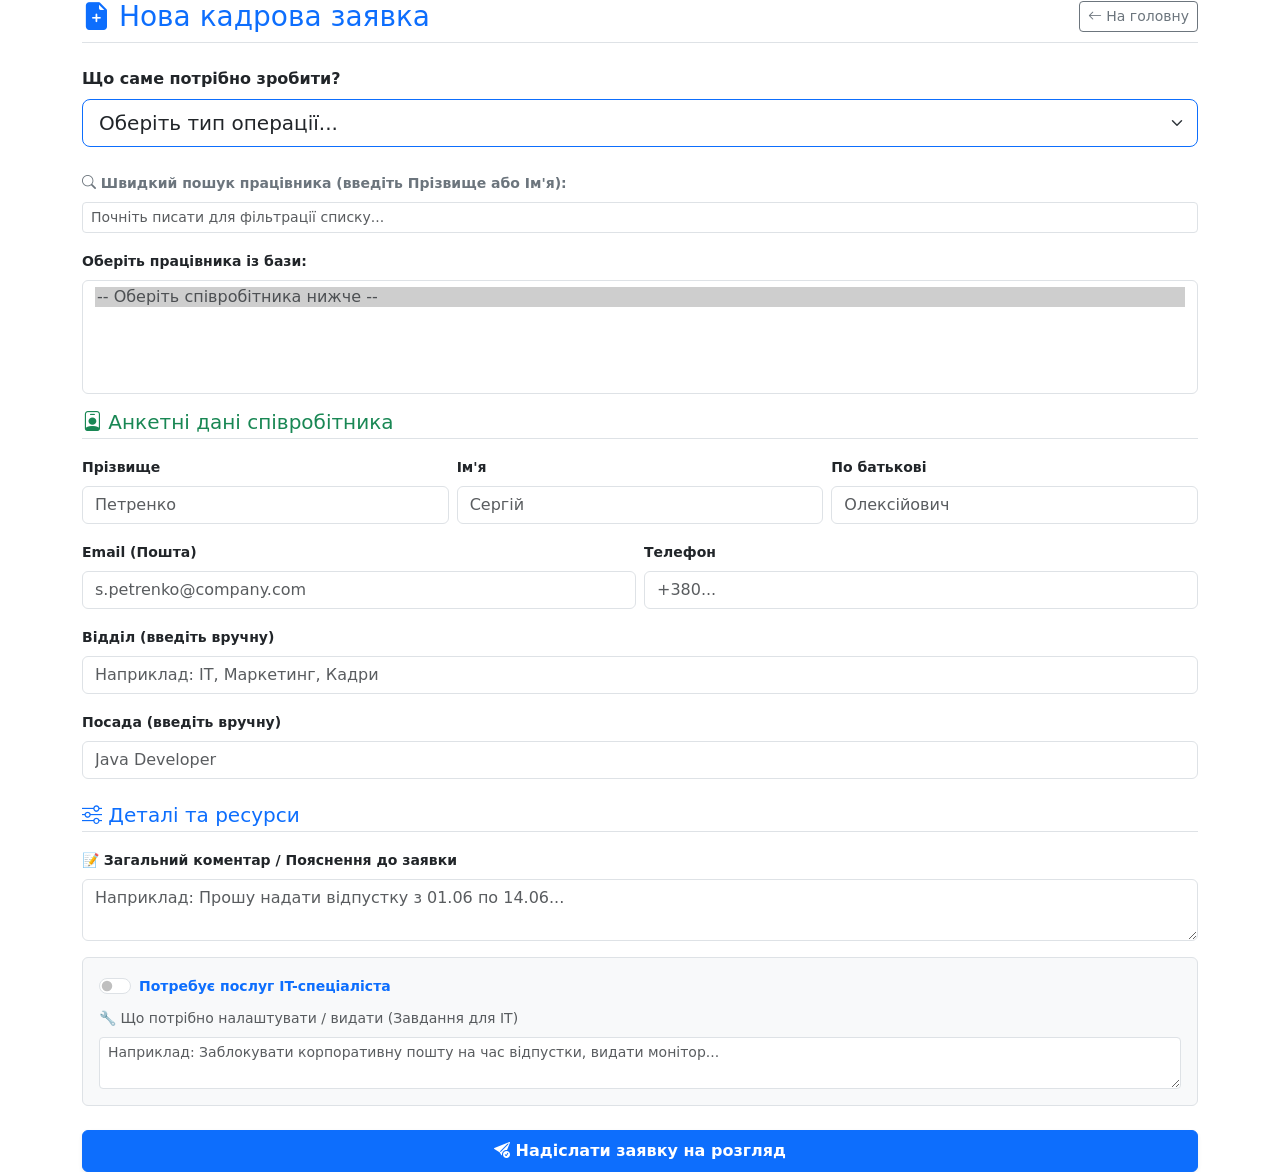
<file: src/main/resources/templates/add-request.html>
<!DOCTYPE html>
<html xmlns:th="http://www.thymeleaf.org" lang="uk">
<head>
    <meta charset="UTF-8">
    <title>Створення кадрової заявки</title>
    <link href="https://cdn.jsdelivr.net/npm/bootstrap@5.3.2/dist/css/bootstrap.min.css" rel="stylesheet">
    <link rel="stylesheet" href="https://cdn.jsdelivr.net/npm/bootstrap-icons@1.11.1/font/bootstrap-icons.css">

    <link rel="stylesheet" th:href="@{/css/style.css}">
</head>
<body>

<div class="container">
    <div class="form-card">
        <div class="d-flex justify-content-between align-items-center mb-4 border-bottom pb-2">
            <h3 class="text-primary mb-0"><i class="bi bi-file-earmark-plus-fill"></i> Нова кадрова заявка</h3>
            <a href="/" class="btn btn-outline-secondary btn-sm"><i class="bi bi-arrow-left"></i> На головну</a>
        </div>

        <form th:action="@{/employees/create-request}" method="POST">

            <div class="mb-4">
                <label class="form-label fw-bold text-dark">Що саме потрібно зробити?</label>
                <select name="requestType" id="requestTypeSelect" class="form-select form-select-lg border-primary" required>
                    <option value="" disabled selected>Оберіть тип операції...</option>
                    <option value="NEW_EMPLOYEE">🆕 Оформлення нового працівника в штат</option>
                    <option value="EDIT_EMPLOYEE">✏️ Редагування даних працівника</option>
                    <option value="Відпустка">🌴 Заявка на відпустку</option>
                    <option value="Лікарняний">🏥 Лікарняний</option>
                    <option value="Підвищення ЗП / Посади">📈 Підвищення заробітної плати / Посади</option>
                    <option value="Звільнення">❌ Звільнення з посади</option>
                </select>
            </div>

            <div id="searchEmployeeBlock" class="hidden-block mb-3">
                <label for="employeeSearchInput" class="form-label small fw-bold text-secondary">
                    <i class="bi bi-search"></i> Швидкий пошук працівника (введіть Прізвище або Ім'я):
                </label>
                <input type="text" id="employeeSearchInput" class="form-control form-control-sm mb-2" placeholder="Почніть писати для фільтрації списку...">
            </div>

            <div id="existingEmployeeBlock" class="hidden-block mb-3">
                <label class="form-label small fw-bold">Оберіть працівника із бази:</label>
                <select name="existingEmployeeId" id="employeeSelect" class="form-select search-select" size="5">
                    <option value="" disabled selected class="text-muted">-- Оберіть співробітника нижче --</option>

                    <th:block th:each="emp : ${allEmployees}">
                        <option th:if="${emp.department != null ? emp.department.id != 99 : true}"
                                th:value="${emp.id}"
                                th:text="${emp.lastName} + ' ' + ${emp.firstName} + ' — ' + ${emp.position != null ? emp.position.title : 'Без посади'}">
                        </option>
                    </th:block>
                </select>
                <div class="form-text text-success small" id="searchResultCount"></div>
            </div>

            <div id="newEmployeeBlock" class="hidden-block">
                <h5 class="text-success mb-3 border-bottom pb-1"><i class="bi bi-person-badge"></i> Анкетні дані співробітника</h5>

                <div class="row g-2 mb-3">
                    <div class="col-md-4">
                        <label class="form-label small fw-bold">Прізвище</label>
                        <input type="text" name="lastName" id="lastNameInput" class="form-control" placeholder="Петренко">
                    </div>
                    <div class="col-md-4">
                        <label class="form-label small fw-bold">Ім'я</label>
                        <input type="text" name="firstName" id="firstNameInput" class="form-control" placeholder="Сергій">
                    </div>
                    <div class="col-md-4">
                        <label class="form-label small fw-bold">По батькові</label>
                        <input type="text" name="middleName" class="form-control" placeholder="Олексійович">
                    </div>
                </div>

                <div class="row g-2 mb-3">
                    <div class="col-md-6">
                        <label class="form-label small fw-bold">Email (Пошта)</label>
                        <input type="email" name="email" id="emailInput" class="form-control" placeholder="s.petrenko@company.com">
                    </div>
                    <div class="col-md-6">
                        <label class="form-label small fw-bold">Телефон</label>
                        <input type="tel" name="phone" id="phoneInput" class="form-control" placeholder="+380...">
                    </div>
                </div>

                <div class="mb-3">
                    <label class="form-label small fw-bold">Відділ (введіть вручну)</label>
                    <input type="text" name="departmentName" id="deptInput" class="form-control" placeholder="Наприклад: IT, Маркетинг, Кадри">
                </div>

                <div class="mb-3">
                    <label class="form-label small fw-bold">Посада (введіть вручну)</label>
                    <input type="text" name="positionTitle" id="posInput" class="form-control" placeholder="Java Developer">
                </div>
            </div>

            <div id="commonDetailsBlock" class="hidden-block mt-4">
                <h5 class="text-primary mb-3 border-bottom pb-1"><i class="bi bi-sliders"></i> Деталі та ресурси</h5>

                <div class="mb-3">
                    <label class="form-label small fw-bold text-dark">📝 Загальний коментар / Пояснення до заявки</label>
                    <textarea name="description" class="form-control" rows="2" placeholder="Наприклад: Прошу надати відпустку з 01.06 по 14.06..."></textarea>
                </div>

                <div class="p-3 bg-light rounded border mb-4">
                    <div class="form-check form-switch mb-2">
                        <input class="form-check-input" type="checkbox" role="switch" id="itServicesSwitch" name="needsItServices">
                        <label class="form-check-label fw-bold small text-primary" for="itServicesSwitch">Потребує послуг IT-спеціаліста</label>
                    </div>
                    <div class="mb-0">
                        <label class="form-label small text-muted">🔧 Що потрібно налаштувати / видати (Завдання для IT)</label>
                        <textarea name="itComment" class="form-control form-control-sm" rows="2" placeholder="Наприклад: Заблокувати корпоративну пошту на час відпустки, видати монітор..."></textarea>
                    </div>
                </div>

                <button type="submit" class="btn btn-primary w-100 fw-bold py-2 shadow-sm"><i class="bi bi-send-check-fill"></i> Надіслати заявку на розгляд</button>
            </div>

        </form>
    </div>
</div>

<script src="https://cdn.jsdelivr.net/npm/bootstrap@5.3.2/dist/js/bootstrap.bundle.min.js"></script>
<script th:src="@{/js/request.js}"></script>
</body>
</html>
</file>
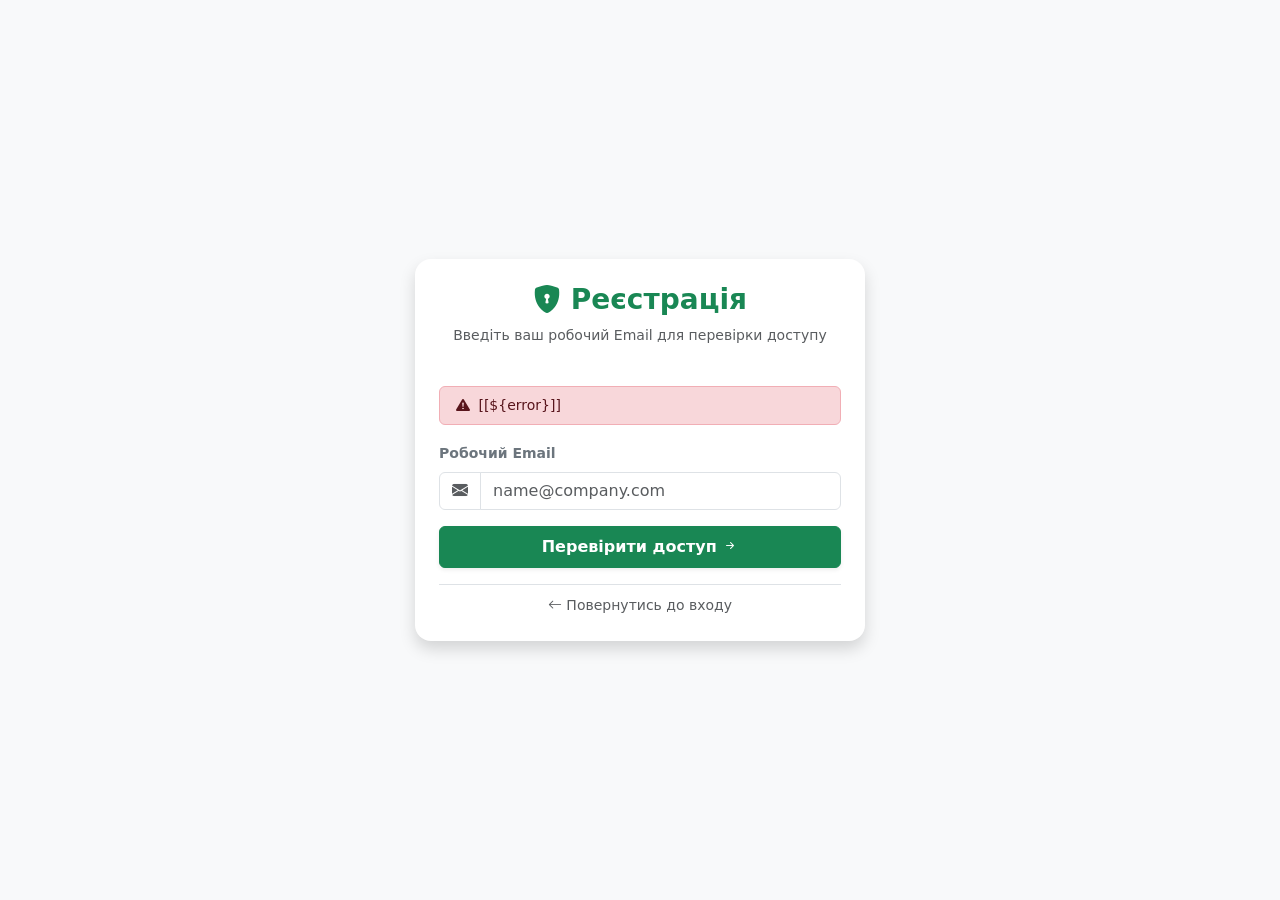
<file: src/main/resources/templates/check-email.html>
<!DOCTYPE html>
<html xmlns:th="http://www.thymeleaf.org" lang="uk">
<head>
    <meta charset="UTF-8">
    <title>Перевірка запрошення - PortalCRM</title>
    <link rel="stylesheet" href="https://cdnjs.cloudflare.com/ajax/libs/bootstrap/5.3.2/css/bootstrap.min.css">
    <link rel="stylesheet" href="https://cdn.jsdelivr.net/npm/bootstrap-icons@1.11.1/font/bootstrap-icons.css">
</head>
<body class="bg-light d-flex align-items-center justify-content-center" style="min-height: 100vh;">

<div class="card shadow p-4 border-0 rounded-4" style="max-width: 450px; width: 100%;">
    <div class="text-center mb-4">
        <h3 class="fw-bold text-success"><i class="bi bi-shield-lock-fill"></i> Реєстрація</h3>
        <p class="text-muted small">Введіть ваш робочий Email для перевірки доступу</p>
    </div>

    <div th:if="${error}" class="alert alert-danger small py-2" role="alert">
        <i class="bi bi-exclamation-triangle-fill me-1"></i> [[${error}]]
    </div>

    <form th:action="@{/register/check-email}" method="POST">
        <div class="mb-3">
            <label for="email" class="form-label small fw-bold text-secondary">Робочий Email</label>
            <div class="input-group">
                <span class="input-group-text bg-white text-muted"><i class="bi bi-envelope-fill"></i></span>
                <input type="email" id="email" name="email" class="form-control text-lowercase" placeholder="name@company.com" required>
            </div>
        </div>

        <button type="submit" class="btn btn-success w-100 fw-bold py-2 shadow-sm">
            Перевірити доступ <i class="bi bi-arrow-right-short"></i>
        </button>
    </form>

    <div class="text-center mt-3 border-top pt-2">
        <a href="/login" class="text-decoration-none small text-muted"><i class="bi bi-arrow-left"></i> Повернутись до входу</a>
    </div>
</div>

</body>
</html>
</file>
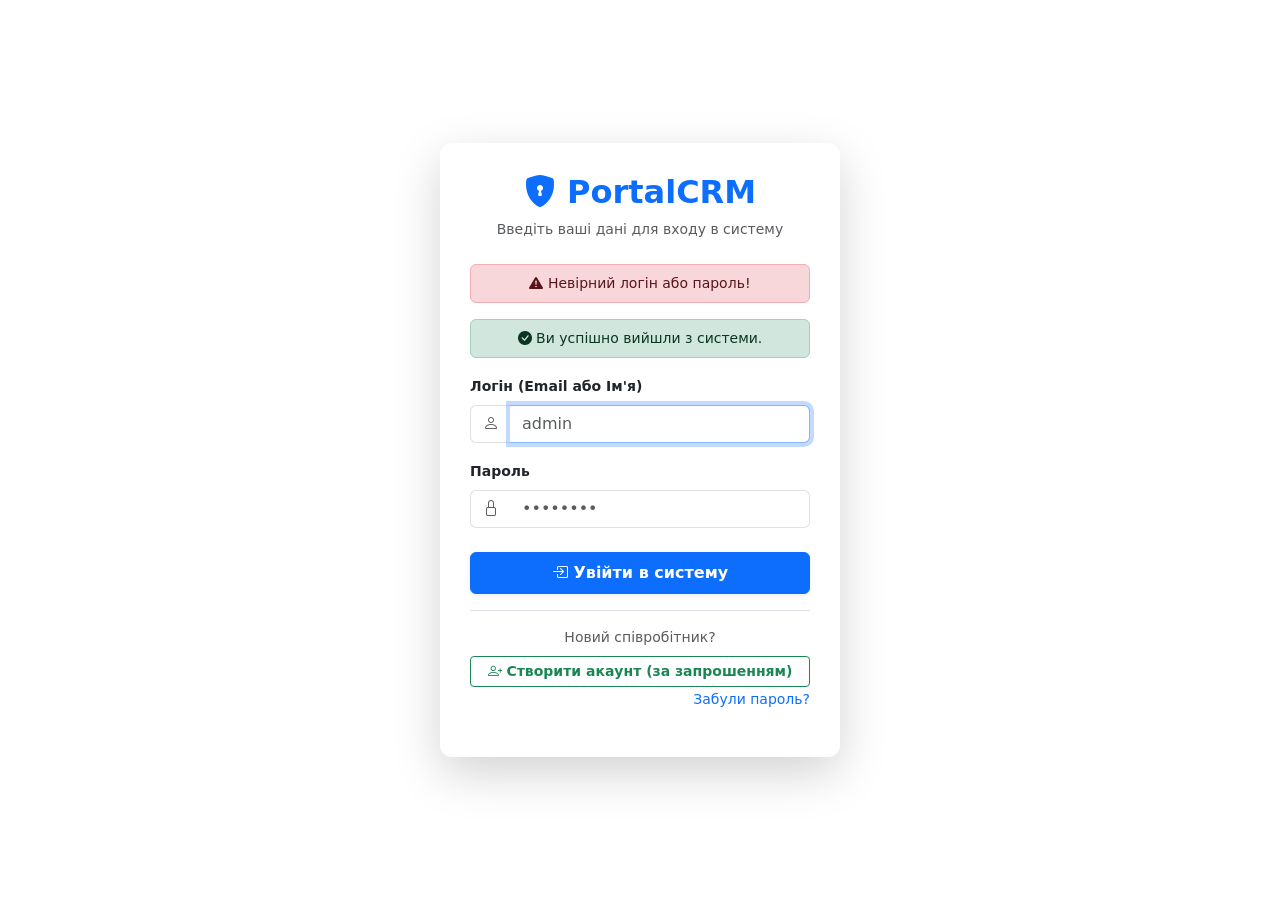
<file: src/main/resources/templates/login.html>
<!DOCTYPE html>
<html xmlns:th="http://www.thymeleaf.org" lang="uk">
<head>
  <meta charset="UTF-8">
  <title>Вхід до PortalCRM</title>
  <link href="https://cdn.jsdelivr.net/npm/bootstrap@5.3.2/dist/css/bootstrap.min.css" rel="stylesheet">
  <link rel="stylesheet" href="https://cdn.jsdelivr.net/npm/bootstrap-icons@1.11.1/font/bootstrap-icons.css">
  <link rel="stylesheet" th:href="@{/css/style.css}">
  <style>
    .login-container {
      height: 100vh;
      display: flex;
      align-items: center;
      justify-content: center;
    }
    .login-card {
      width: 100%;
      max-width: 400px;
      padding: 30px;
      border-radius: 12px;
    }
  </style>
</head>
<body>

<div class="container login-container">
  <div class="form-card login-card shadow-lg">
    <div class="text-center mb-4">
      <h2 class="text-primary fw-bold"><i class="bi bi-shield-lock-fill"></i> PortalCRM</h2>
      <p class="text-muted small">Введіть ваші дані для входу в систему</p>
    </div>

    <div th:if="${param.error}" class="alert alert-danger py-2 small text-center" role="alert">
      <i class="bi bi-exclamation-triangle-fill"></i> Невірний логін або пароль!
    </div>

    <div th:if="${param.logout}" class="alert alert-success py-2 small text-center" role="alert">
      <i class="bi bi-check-circle-fill"></i> Ви успішно вийшли з системи.
    </div>

    <form th:action="@{/login}" method="POST">
      <div class="mb-3">
        <label for="username" class="form-label small fw-bold text-dark">Логін (Email або Ім'я)</label>
        <div class="input-group">
          <span class="input-group-text bg-transparent border-end-0 text-muted"><i class="bi bi-person"></i></span>
          <input type="text" id="username" name="username" class="form-control border-start-0" placeholder="admin" required autofocus>
        </div>
      </div>

      <div class="mb-4">
        <label for="password" class="form-label small fw-bold text-dark">Пароль</label>
        <div class="input-group">
          <span class="input-group-text bg-transparent border-end-0 text-muted"><i class="bi bi-lock"></i></span>
          <input type="password" id="password" name="password" class="form-control border-start-0" placeholder="••••••••" required>
        </div>
      </div>

      <button type="submit" class="btn btn-primary w-100 fw-bold py-2 shadow-sm mb-3">
        <i class="bi bi-box-arrow-in-right"></i> Увійти в систему
      </button>

      <div class="text-center border-top pt-3">
        <p class="text-muted small mb-2">Новий співробітник?</p>
        <a href="/register/check-email" class="btn btn-outline-success btn-sm fw-bold w-100">
          <i class="bi bi-person-plus"></i> Створити акаунт (за запрошенням)
        </a>
      </div>

      <div class="text-end mb-3">
        <a href="#" class="text-decoration-none small text-primary" data-bs-toggle="modal" data-bs-target="#forgotPasswordModal">Забули пароль?</a>
      </div>

    </form>
  </div>
</div>

<div class="modal fade" id="forgotPasswordModal" tabindex="-1" aria-labelledby="forgotPasswordModalLabel" aria-hidden="true">
  <div class="modal-dialog modal-dialog-centered">
    <div class="modal-content">
      <div class="modal-header">
        <h5 class="modal-title fw-bold" id="forgotPasswordModalLabel">🔑 Відновлення пароля</h5>
        <button type="button" class="btn-close" data-bs-content="modal" data-bs-dismiss="modal" aria-label="Close"></button>
      </div>
      <div class="modal-body">
        <p class="text-muted small">Введіть ваш робочий корпоративний email. Система згенерує новий тимчасовий пароль та надішле його вам на пошту.</p>
        <form id="forgotPasswordForm">
          <div class="mb-3">
            <label for="recoveryEmail" class="form-label small fw-bold">Ваш Email:</label>
            <input type="email" id="recoveryEmail" class="form-control" placeholder="name@company.com" required>
          </div>
          <div id="recoveryMessage" class="alert small d-none"></div>
          <div class="text-end">
            <button type="button" class="btn btn-sm btn-secondary" data-bs-dismiss="modal">Скасувати</button>
            <button type="submit" id="btnSubmitRecovery" class="btn btn-sm btn-primary">Надіслати пароль</button>
          </div>
        </form>
      </div>
    </div>
  </div>
</div>
<script>
  // Автоматична синхронізація теми на сторінці логіну
  document.addEventListener("DOMContentLoaded", function() {
    const savedTheme = localStorage.getItem('theme') || 'light';
    document.documentElement.setAttribute('data-bs-theme', savedTheme);
  });
  document.getElementById('forgotPasswordForm')?.addEventListener('submit', function(e) {
    e.preventDefault();

    const email = document.getElementById('recoveryEmail').value;
    const msgDiv = document.getElementById('recoveryMessage');
    const btnSubmit = document.getElementById('btnSubmitRecovery');

    btnSubmit.disabled = true;
    btnSubmit.innerText = "Обробка...";
    msgDiv.className = "alert small alert-info";
    msgDiv.innerText = "Звернення до сервера...";
    msgDiv.classList.remove('d-none');

    const params = new URLSearchParams();
    params.append('email', email);

    // Робимо максимально чистий POST запит
    fetch('/api/auth/forgot-password', {
      method: 'POST',
      headers: { 'Content-Type': 'application/x-www-form-urlencoded' },
      body: params
    })
            .then(res => {
              // Якщо Spring знову підсуне HTML сторінку замість JSON, ми це побачимо в консолі
              const contentType = res.headers.get("content-type");
              if (contentType && contentType.includes("text/html")) {
                throw new Error("Сервер повернув HTML-сторінку замість відповіді. Перевірте SecurityConfig!");
              }
              if (!res.ok) {
                throw new Error("Помилка сервера. Код: " + res.status);
              }
              return res.json();
            })
            .then(data => {
              if (data.status === 'success') {
                msgDiv.className = "alert small alert-success";
                msgDiv.innerText = "Успішно! Тимчасовий пароль створено. Перевірте консоль або пошту.";
                document.getElementById('recoveryEmail').value = '';
              } else {
                msgDiv.className = "alert small alert-danger";
                msgDiv.innerText = data.message || "Помилка зміни пароля.";
              }
            })
            .catch(err => {
              console.error("Деталі:", err);
              msgDiv.className = "alert small alert-danger";
              msgDiv.innerText = err.message;
            })
            .finally(() => {
              btnSubmit.disabled = false;
              btnSubmit.innerText = "Надіслати пароль";
            });
  });
</script>
<script src="https://cdn.jsdelivr.net/npm/bootstrap@5.3.2/dist/js/bootstrap.bundle.min.js"></script>
</body>
</html>
</file>
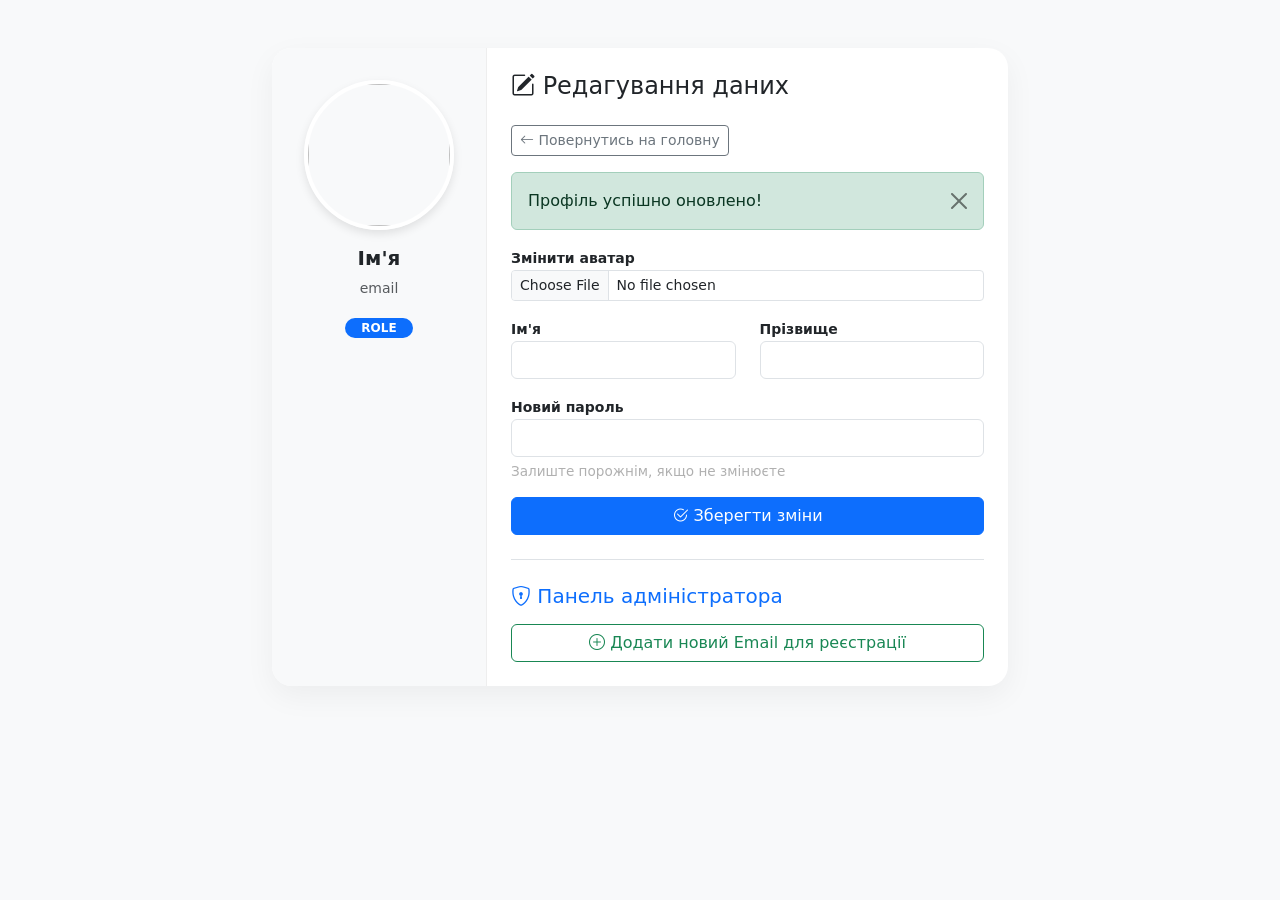
<file: src/main/resources/templates/profile.html>
<!DOCTYPE html>
<html xmlns:th="http://www.thymeleaf.org" lang="uk">
<head>
    <meta charset="UTF-8">
    <title>Налаштування профілю</title>
    <link rel="stylesheet" href="https://cdnjs.cloudflare.com/ajax/libs/bootstrap/5.3.2/css/bootstrap.min.css">
    <link rel="stylesheet" href="https://cdn.jsdelivr.net/npm/bootstrap-icons@1.11.1/font/bootstrap-icons.css">
    <style>
        .profile-card { background: white; border-radius: 20px; box-shadow: 0 10px 30px rgba(0,0,0,0.05); overflow: hidden; }
        .sidebar-profile { background: #f8f9fa; border-right: 1px solid #eee; padding: 2rem; }
        .avatar-preview { width: 150px; height: 150px; object-fit: cover; border-radius: 50%; border: 4px solid #fff; box-shadow: 0 4px 10px rgba(0,0,0,0.1); }
        body.bg-dark {
            background-color: #121212 !important;
            color: #e0e0e0 !important;
        }
        .bg-dark .profile-card {
            background-color: #1e1e1e !important;
            color: #ffffff !important;
            border: 1px solid #333 !important;
        }
        .bg-dark .sidebar-profile {
            background-color: #252525 !important;
            border-right: 1px solid #333 !important;
        }
        .bg-dark .form-control {
            background-color: #2c2c2c !important;
            border: 1px solid #444 !important;
            color: #ffffff !important;
        }
        .bg-dark .form-control:focus {
            background-color: #333 !important;
            border-color: #0d6efd !important;
        }
        .bg-dark .text-muted {
            color: #a0a0a0 !important;
        }
        .bg-dark h4, .bg-dark h5, .bg-dark label {
            color: #ffffff !important;
        }
        .bg-dark .badge {
            color: #fff !important;
        }
        .hint-text {
            color: #b0b0b0 !important;
            font-size: 0.85rem;
            margin-top: 0.25rem;
        }
        .bg-dark .modal-content {
            background-color: #1e1e1e !important;
            color: #ffffff !important;
            border: 1px solid #333 !important;
        }
        .bg-dark .modal-header, .bg-dark .modal-footer {
            border-color: #333 !important;
        }
        .bg-dark .form-control, .bg-dark .form-select {
            background-color: #2c2c2c !important;
            border: 1px solid #444 !important;
            color: #ffffff !important;
        }
        .bg-dark .form-select option {
            background-color: #2c2c2c !important;
        }
        .bg-dark .btn-close {
            filter: invert(1) grayscale(100%) brightness(200%);
        }
    </style>
</head>
<body class="bg-light py-5">

<div class="container">
    <div class="row justify-content-center">
        <div class="col-lg-8">
            <div class="profile-card d-flex flex-column flex-md-row">

                <div class="sidebar-profile text-center">
                    <img th:src="${currentUser.avatarPath != null ? currentUser.avatarPath : '/images/default-avatar.png'}"
                         class="avatar-preview mb-3">
                    <h5 class="fw-bold" th:text="${currentUser.firstName + ' ' + currentUser.lastName}">Ім'я</h5>
                    <p class="text-muted small" th:text="${currentUser.email}">email</p>
                    <span class="badge bg-primary px-3 rounded-pill" th:text="${currentUser.roles[0].name.replace('ROLE_', '')}">ROLE</span>
                </div>


                <div class="p-4 flex-grow-1">
                    <h4 class="mb-4"><i class="bi bi-pencil-square"></i> Редагування даних</h4>
                    <a href="/" class="btn btn-outline-secondary btn-sm mb-3">
                        <i class="bi bi-arrow-left"></i> Повернутись на головну
                    </a>

                    <div th:if="${param.success}" class="alert alert-success alert-dismissible fade show" role="alert">
                        Профіль успішно оновлено!
                        <button type="button" class="btn-close" data-bs-dismiss="alert"></button>
                    </div>

                    <form th:action="@{/profile/update}" method="POST" enctype="multipart/form-data">
                        <div class="mb-3">
                            <label class="small fw-bold">Змінити аватар</label>
                            <input type="file" name="avatarFile" class="form-control form-control-sm">
                        </div>
                        <div class="row">
                            <div class="col-md-6 mb-3">
                                <label class="small fw-bold">Ім'я</label>
                                <input type="text" name="firstName" th:value="${currentUser.firstName}" class="form-control">
                            </div>
                            <div class="col-md-6 mb-3">
                                <label class="small fw-bold">Прізвище</label>
                                <input type="text" name="lastName" th:value="${currentUser.lastName}" class="form-control">
                            </div>
                        </div>
                        <div class="mb-3">
                            <label class="small fw-bold">Новий пароль</label>
                            <input type="password" name="password" class="form-control">
                            <div class="hint-text">Залиште порожнім, якщо не змінюєте</div>
                        </div>
                        <button type="submit" class="btn btn-primary w-100 mb-4"><i class="bi bi-check2-circle"></i> Зберегти зміни</button>
                    </form>

                    <div th:if="${#authorization.expression('hasRole(''ROLE_IT'')')}" class="border-top pt-4">
                        <h5 class="text-primary mb-3"><i class="bi bi-shield-lock"></i> Панель адміністратора</h5>
                        <button class="btn btn-outline-success w-100" data-bs-toggle="modal" data-bs-target="#inviteModal">
                            <i class="bi bi-plus-circle"></i> Додати новий Email для реєстрації
                        </button>
                    </div>
                </div>
            </div>
        </div>
    </div>
</div>


<div class="modal fade" id="inviteModal" tabindex="-1">
    <div class="modal-dialog">
        <div class="modal-content">
            <form th:action="@{/admin/add-invite}" method="POST">
                <div class="modal-header">
                    <h5 class="modal-title">Новий інвайт</h5>
                    <button type="button" class="btn-close" data-bs-dismiss="modal"></button>
                </div>
                <div class="modal-body">
                    <div class="mb-3">
                        <input type="email" name="email" class="form-control" required>
                    </div>
                    <div class="mb-3">
                        <select name="roleId" class="form-select">
                            <option value="1">HR</option>
                            <option value="2">MANAGER</option>
                            <option value="3">IT</option>
                        </select>
                    </div>
                </div>
                <div class="modal-footer">
                    <button type="button" class="btn btn-secondary" data-bs-dismiss="modal">Скасувати</button>
                    <button type="submit" class="btn btn-success">Додати в вайтліст</button>
                </div>
            </form>
        </div>
    </div>
</div>

<script src="https://cdnjs.cloudflare.com/ajax/libs/bootstrap/5.3.2/js/bootstrap.bundle.min.js"></script>
<script>
    // Функція, що застосовує тему
    function applyTheme(theme) {
        if (theme === 'dark') {
            document.body.classList.add('bg-dark', 'text-light');
            // Знаходимо картку і додаємо їй темні класи
            const card = document.querySelector('.profile-card');
            if (card) card.classList.add('bg-dark', 'text-light');
        } else {
            document.body.classList.remove('bg-dark', 'text-light');
            const card = document.querySelector('.profile-card');
            if (card) card.classList.remove('bg-dark', 'text-light');
        }
    }

    // 1. Одразу застосовуємо тему при завантаженні сторінки
    const savedTheme = localStorage.getItem('theme') || 'light';
    applyTheme(savedTheme);

    // 2. Якщо в тебе є кнопка перемикання теми на цій сторінці - додаємо обробник
    const themeToggle = document.getElementById('theme-toggle');
    if (themeToggle) {
        themeToggle.addEventListener('click', () => {
            const currentTheme = localStorage.getItem('theme') === 'dark' ? 'light' : 'dark';
            localStorage.setItem('theme', currentTheme);
            applyTheme(currentTheme);
        });
    }
</script>
</body>
</html>
</file>
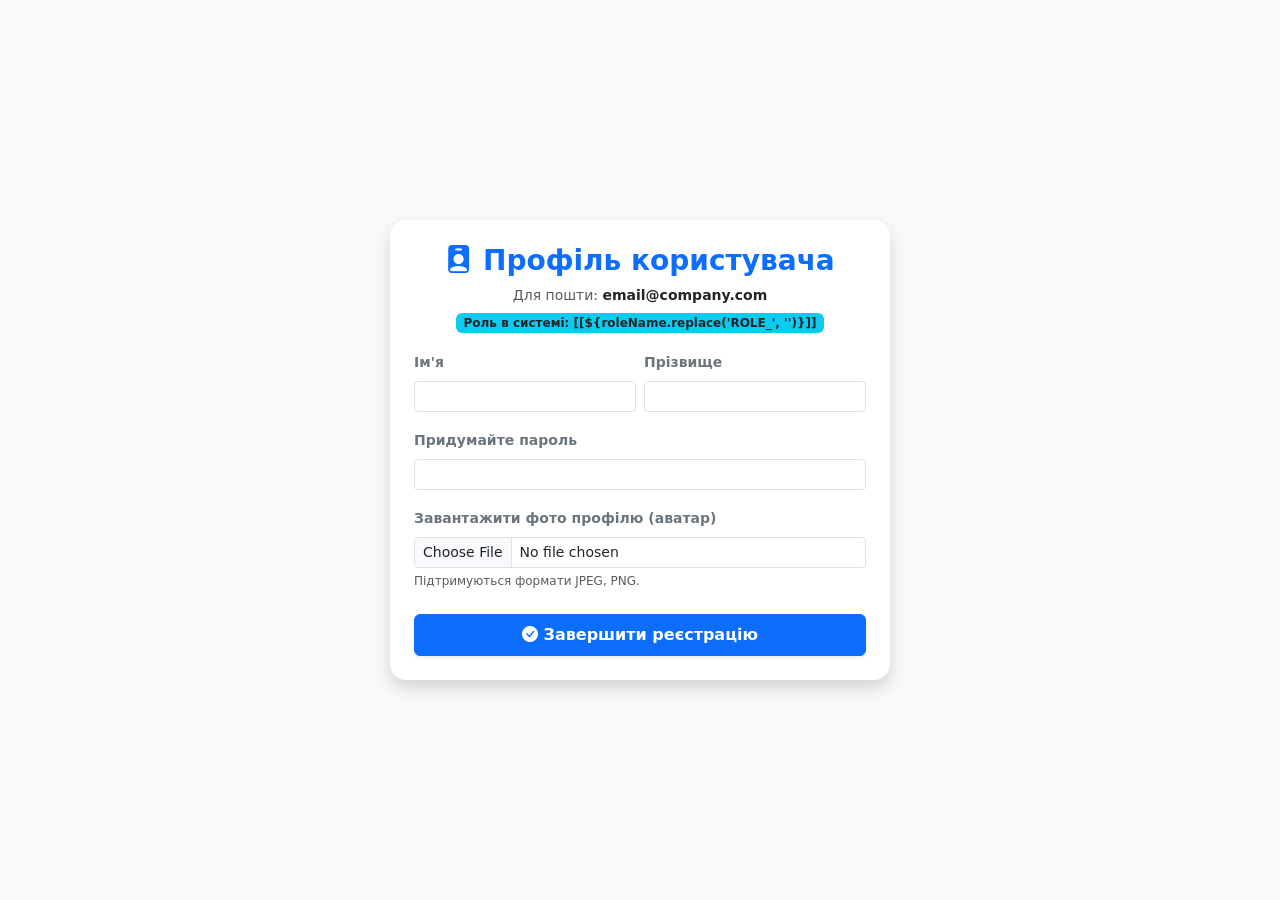
<file: src/main/resources/templates/register.html>
<!DOCTYPE html>
<html xmlns:th="http://www.thymeleaf.org" lang="uk">
<head>
  <meta charset="UTF-8">
  <title>Створення акаунту - PortalCRM</title>
  <link rel="stylesheet" href="https://cdnjs.cloudflare.com/ajax/libs/bootstrap/5.3.2/css/bootstrap.min.css">
  <link rel="stylesheet" href="https://cdn.jsdelivr.net/npm/bootstrap-icons@1.11.1/font/bootstrap-icons.css">
</head>
<body class="bg-light d-flex align-items-center justify-content-center" style="min-height: 100vh; padding: 20px 0;">

<div class="card shadow p-4 border-0 rounded-4" style="max-width: 500px; width: 100%;">
  <div class="text-center mb-3">
    <h3 class="fw-bold text-primary"><i class="bi bi-person-badge-fill"></i> Профіль користувача</h3>
    <p class="text-muted small mb-1">Для пошти: <strong class="text-dark" th:text="${email}">email@company.com</strong></p>
    <span class="badge bg-info text-dark">Роль в системі: [[${roleName.replace('ROLE_', '')}]]</span>
  </div>

  <form th:action="@{/register/complete}" method="POST" enctype="multipart/form-data">
    <input type="hidden" name="email" th:value="${email}">
    <input type="hidden" name="roleName" th:value="${roleName}">

    <div class="row g-2 mb-3">
      <div class="col-6">
        <label class="form-label small fw-bold text-secondary">Ім'я</label>
        <input type="text" name="firstName" class="form-control form-control-sm" required>
      </div>
      <div class="col-6">
        <label class="form-label small fw-bold text-secondary">Прізвище</label>
        <input type="text" name="lastName" class="form-control form-control-sm" required>
      </div>
    </div>

    <div class="mb-3">
      <label class="form-label small fw-bold text-secondary">Придумайте пароль</label>
      <input type="password" name="password" class="form-control form-control-sm" minlength="4" required>
    </div>

    <div class="mb-4">
      <label class="form-label small fw-bold text-secondary">Завантажити фото профілю (аватар)</label>
      <input type="file" name="avatarFile" class="form-control form-control-sm" accept="image/*">
      <div class="form-text" style="font-size: 0.75rem;">Підтримуються формати JPEG, PNG.</div>
    </div>

    <button type="submit" class="btn btn-primary w-100 fw-bold py-2 shadow-sm">
      <i class="bi bi-check-circle-fill"></i> Завершити реєстрацію
    </button>
  </form>
</div>

</body>
</html>
</file>
